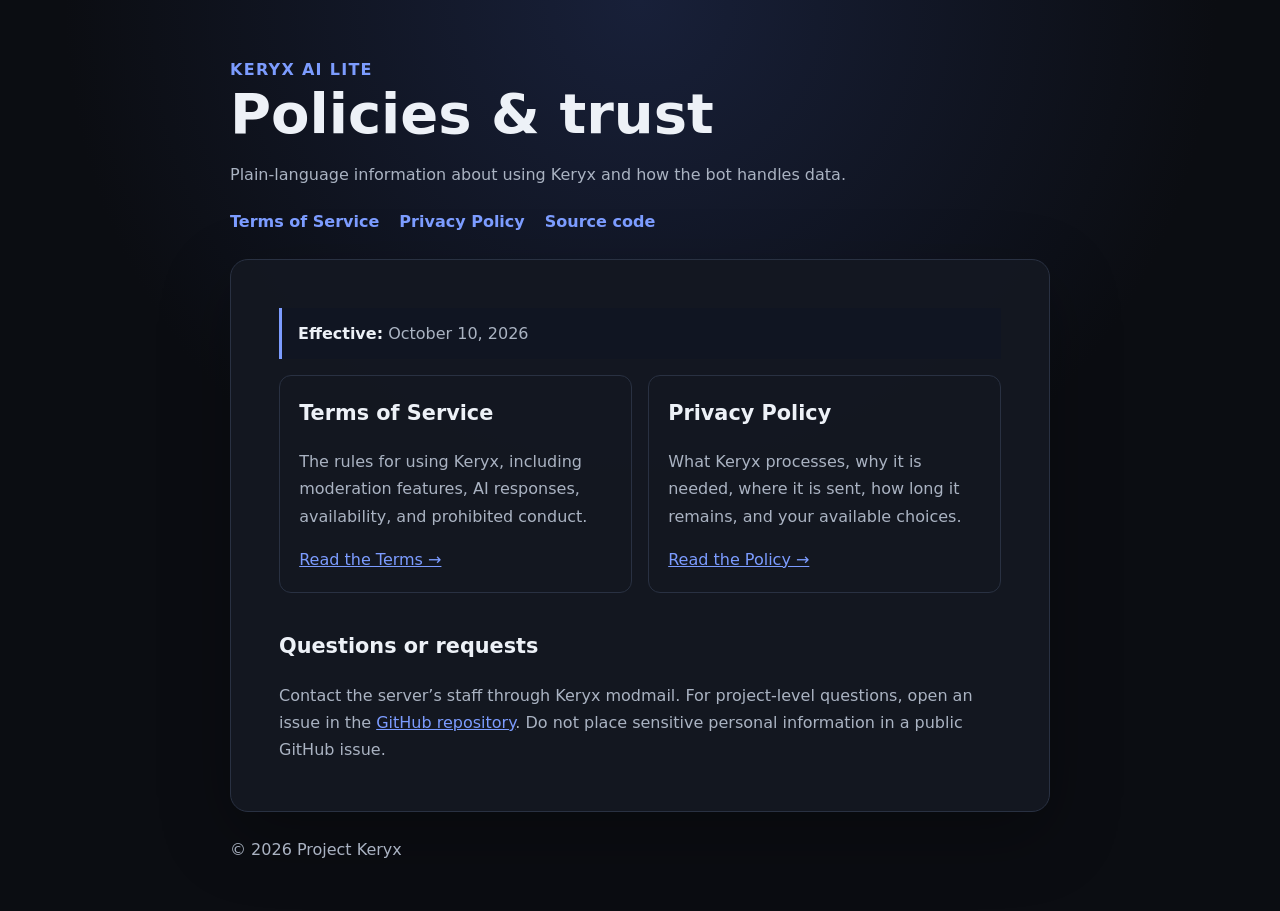
<file: docs/index.html>
<!doctype html>
<html lang="en">
<head>
  <meta charset="utf-8">
  <meta name="viewport" content="width=device-width, initial-scale=1">
  <meta name="description" content="Terms of Service and Privacy Policy for the Keryx Discord bot.">
  <title>Keryx Policies</title>
  <link rel="stylesheet" href="styles.css">
</head>
<body>
  <header>
    <div class="eyebrow">Keryx AI Lite</div>
    <h1>Policies &amp; trust</h1>
    <p>Plain-language information about using Keryx and how the bot handles data.</p>
    <nav aria-label="Policy navigation">
      <a href="terms.html">Terms of Service</a>
      <a href="privacy.html">Privacy Policy</a>
      <a href="https://github.com/KodaNajimi42/Project-Keryx">Source code</a>
    </nav>
  </header>
  <main>
    <p class="updated"><strong>Effective:</strong> October 10, 2026</p>
    <div class="cards">
      <section class="card">
        <h2>Terms of Service</h2>
        <p>The rules for using Keryx, including moderation features, AI responses, availability, and prohibited conduct.</p>
        <a href="terms.html">Read the Terms →</a>
      </section>
      <section class="card">
        <h2>Privacy Policy</h2>
        <p>What Keryx processes, why it is needed, where it is sent, how long it remains, and your available choices.</p>
        <a href="privacy.html">Read the Policy →</a>
      </section>
    </div>
    <h2>Questions or requests</h2>
    <p>Contact the server’s staff through Keryx modmail. For project-level questions, open an issue in the <a href="https://github.com/KodaNajimi42/Project-Keryx/issues">GitHub repository</a>. Do not place sensitive personal information in a public GitHub issue.</p>
  </main>
  <footer>© 2026 Project Keryx</footer>
</body>
</html>
</file>
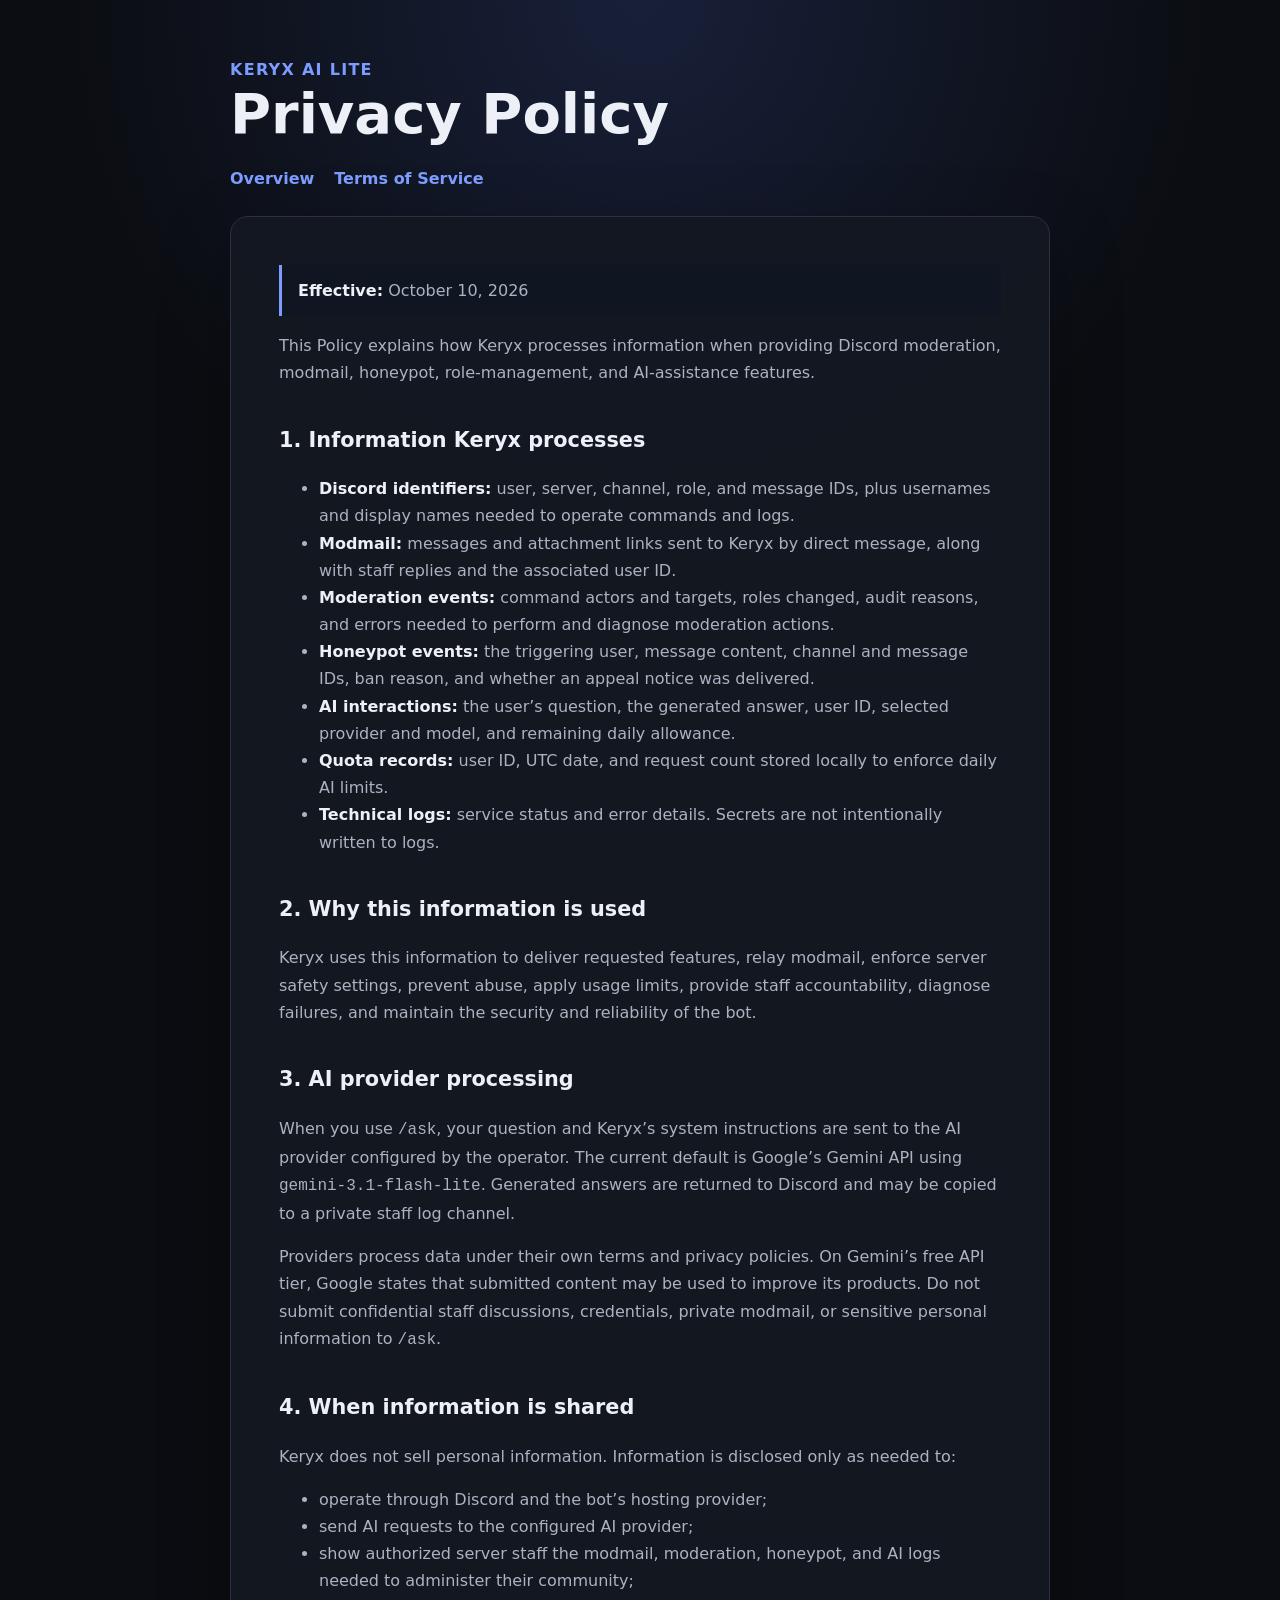
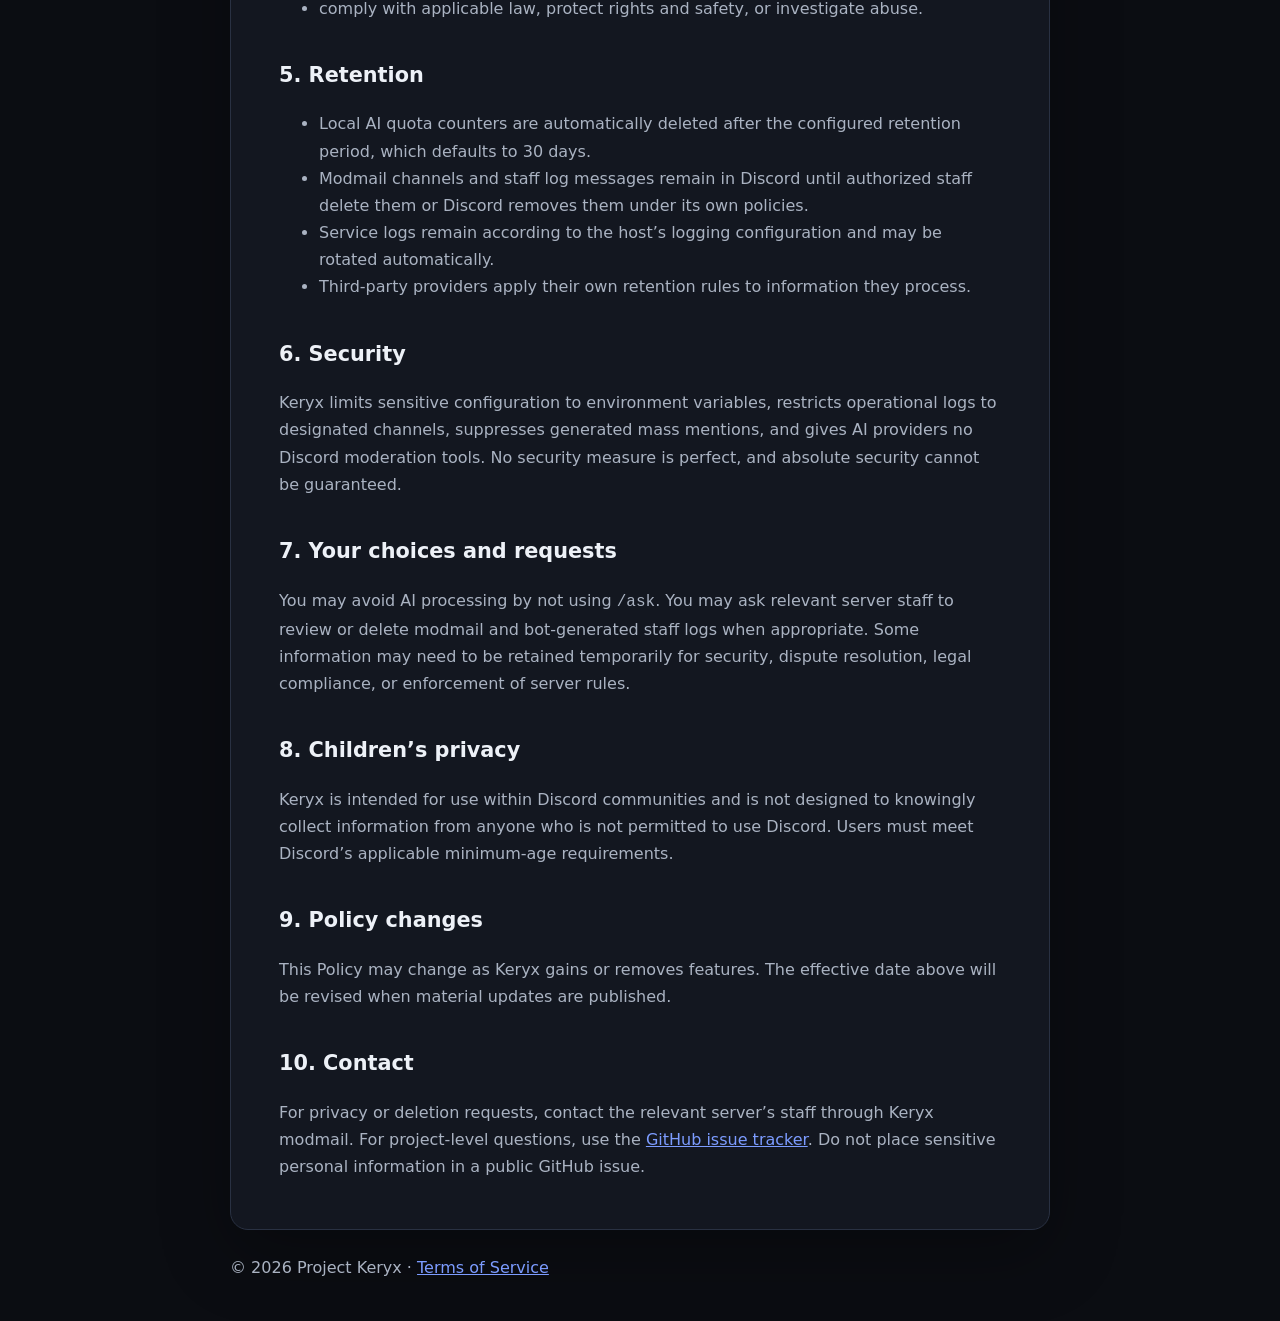
<file: docs/privacy.html>
<!doctype html>
<html lang="en">
<head>
  <meta charset="utf-8">
  <meta name="viewport" content="width=device-width, initial-scale=1">
  <meta name="description" content="Privacy Policy for the Keryx Discord bot.">
  <title>Privacy Policy · Keryx</title>
  <link rel="stylesheet" href="styles.css">
</head>
<body>
  <header>
    <div class="eyebrow">Keryx AI Lite</div>
    <h1>Privacy Policy</h1>
    <nav aria-label="Policy navigation"><a href="index.html">Overview</a><a href="terms.html">Terms of Service</a></nav>
  </header>
  <main>
    <p class="updated"><strong>Effective:</strong> October 10, 2026</p>
    <p>This Policy explains how Keryx processes information when providing Discord moderation, modmail, honeypot, role-management, and AI-assistance features.</p>

    <h2>1. Information Keryx processes</h2>
    <ul>
      <li><strong>Discord identifiers:</strong> user, server, channel, role, and message IDs, plus usernames and display names needed to operate commands and logs.</li>
      <li><strong>Modmail:</strong> messages and attachment links sent to Keryx by direct message, along with staff replies and the associated user ID.</li>
      <li><strong>Moderation events:</strong> command actors and targets, roles changed, audit reasons, and errors needed to perform and diagnose moderation actions.</li>
      <li><strong>Honeypot events:</strong> the triggering user, message content, channel and message IDs, ban reason, and whether an appeal notice was delivered.</li>
      <li><strong>AI interactions:</strong> the user’s question, the generated answer, user ID, selected provider and model, and remaining daily allowance.</li>
      <li><strong>Quota records:</strong> user ID, UTC date, and request count stored locally to enforce daily AI limits.</li>
      <li><strong>Technical logs:</strong> service status and error details. Secrets are not intentionally written to logs.</li>
    </ul>

    <h2>2. Why this information is used</h2>
    <p>Keryx uses this information to deliver requested features, relay modmail, enforce server safety settings, prevent abuse, apply usage limits, provide staff accountability, diagnose failures, and maintain the security and reliability of the bot.</p>

    <h2>3. AI provider processing</h2>
    <p>When you use <code>/ask</code>, your question and Keryx’s system instructions are sent to the AI provider configured by the operator. The current default is Google’s Gemini API using <code>gemini-3.1-flash-lite</code>. Generated answers are returned to Discord and may be copied to a private staff log channel.</p>
    <p>Providers process data under their own terms and privacy policies. On Gemini’s free API tier, Google states that submitted content may be used to improve its products. Do not submit confidential staff discussions, credentials, private modmail, or sensitive personal information to <code>/ask</code>.</p>

    <h2>4. When information is shared</h2>
    <p>Keryx does not sell personal information. Information is disclosed only as needed to:</p>
    <ul>
      <li>operate through Discord and the bot’s hosting provider;</li>
      <li>send AI requests to the configured AI provider;</li>
      <li>show authorized server staff the modmail, moderation, honeypot, and AI logs needed to administer their community;</li>
      <li>comply with applicable law, protect rights and safety, or investigate abuse.</li>
    </ul>

    <h2>5. Retention</h2>
    <ul>
      <li>Local AI quota counters are automatically deleted after the configured retention period, which defaults to 30 days.</li>
      <li>Modmail channels and staff log messages remain in Discord until authorized staff delete them or Discord removes them under its own policies.</li>
      <li>Service logs remain according to the host’s logging configuration and may be rotated automatically.</li>
      <li>Third-party providers apply their own retention rules to information they process.</li>
    </ul>

    <h2>6. Security</h2>
    <p>Keryx limits sensitive configuration to environment variables, restricts operational logs to designated channels, suppresses generated mass mentions, and gives AI providers no Discord moderation tools. No security measure is perfect, and absolute security cannot be guaranteed.</p>

    <h2>7. Your choices and requests</h2>
    <p>You may avoid AI processing by not using <code>/ask</code>. You may ask relevant server staff to review or delete modmail and bot-generated staff logs when appropriate. Some information may need to be retained temporarily for security, dispute resolution, legal compliance, or enforcement of server rules.</p>

    <h2>8. Children’s privacy</h2>
    <p>Keryx is intended for use within Discord communities and is not designed to knowingly collect information from anyone who is not permitted to use Discord. Users must meet Discord’s applicable minimum-age requirements.</p>

    <h2>9. Policy changes</h2>
    <p>This Policy may change as Keryx gains or removes features. The effective date above will be revised when material updates are published.</p>

    <h2>10. Contact</h2>
    <p>For privacy or deletion requests, contact the relevant server’s staff through Keryx modmail. For project-level questions, use the <a href="https://github.com/KodaNajimi42/Project-Keryx/issues">GitHub issue tracker</a>. Do not place sensitive personal information in a public GitHub issue.</p>
  </main>
  <footer>© 2026 Project Keryx · <a href="terms.html">Terms of Service</a></footer>
</body>
</html>
</file>
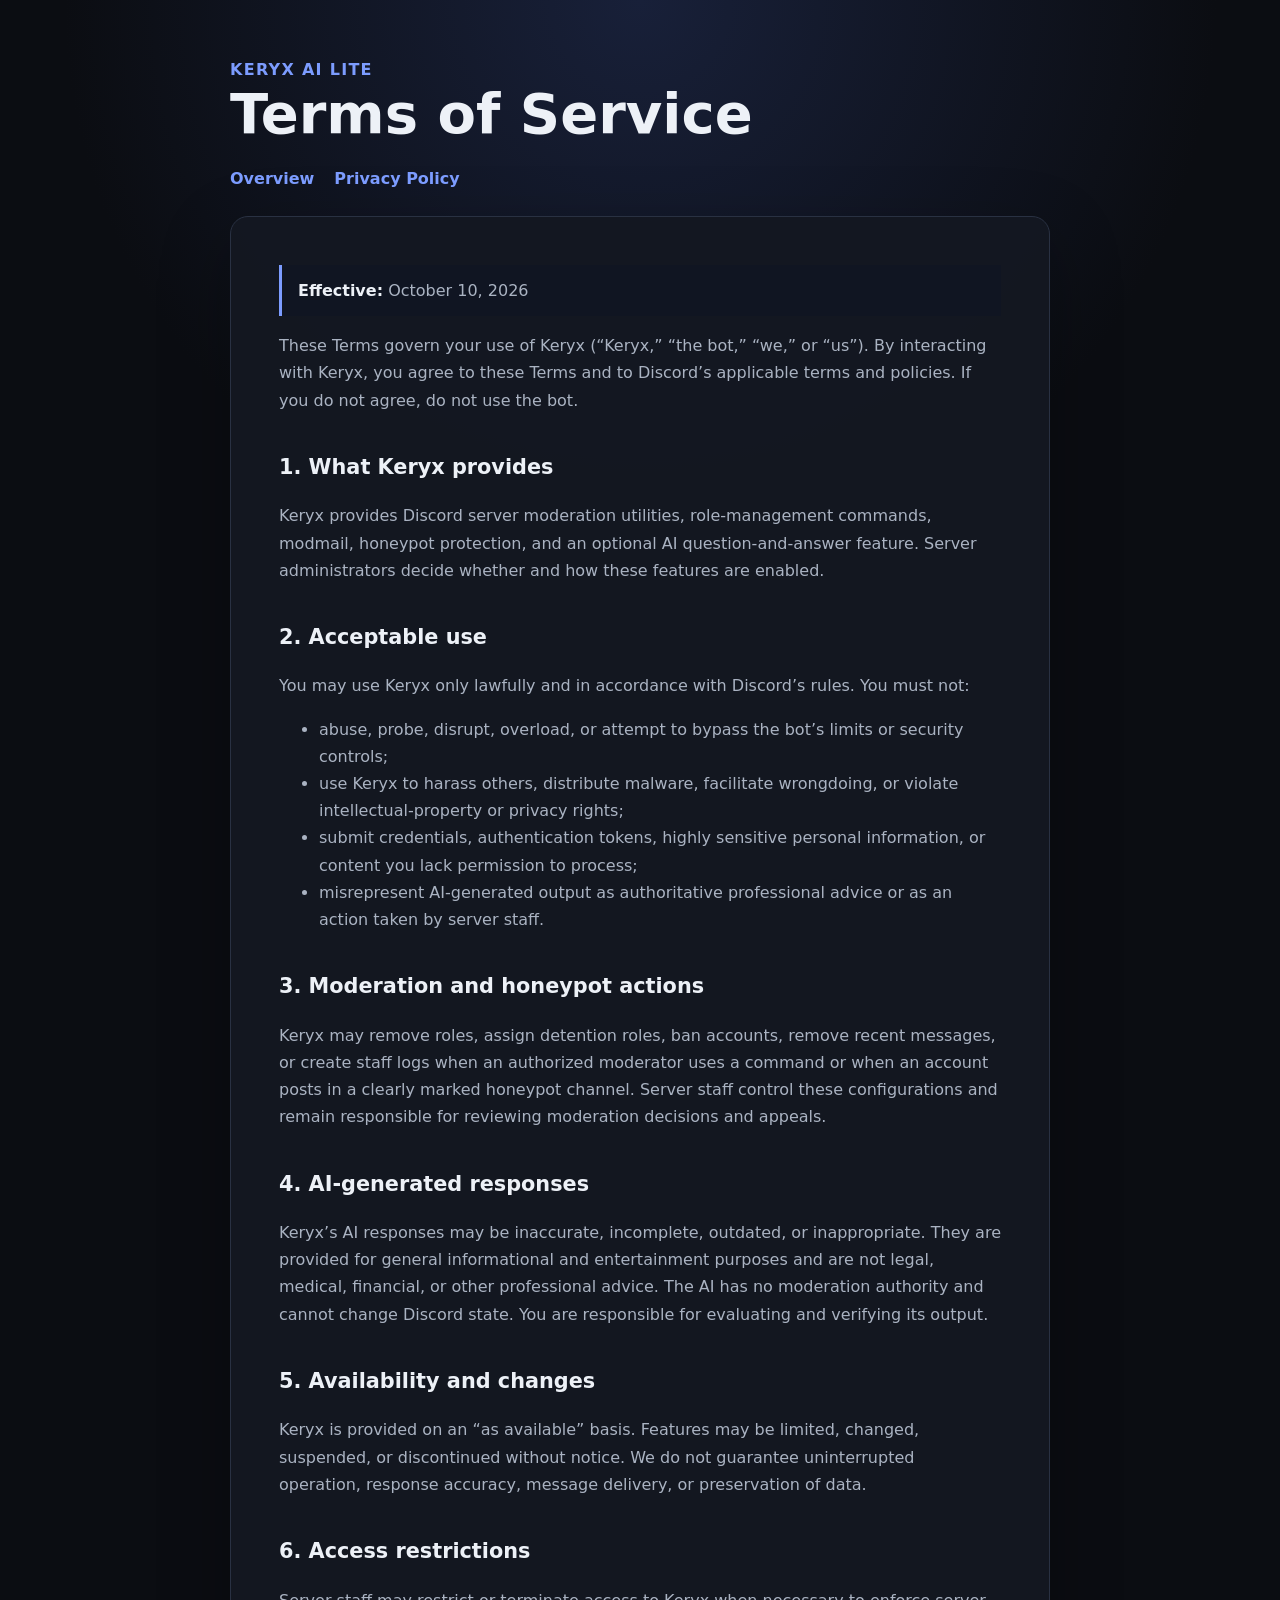
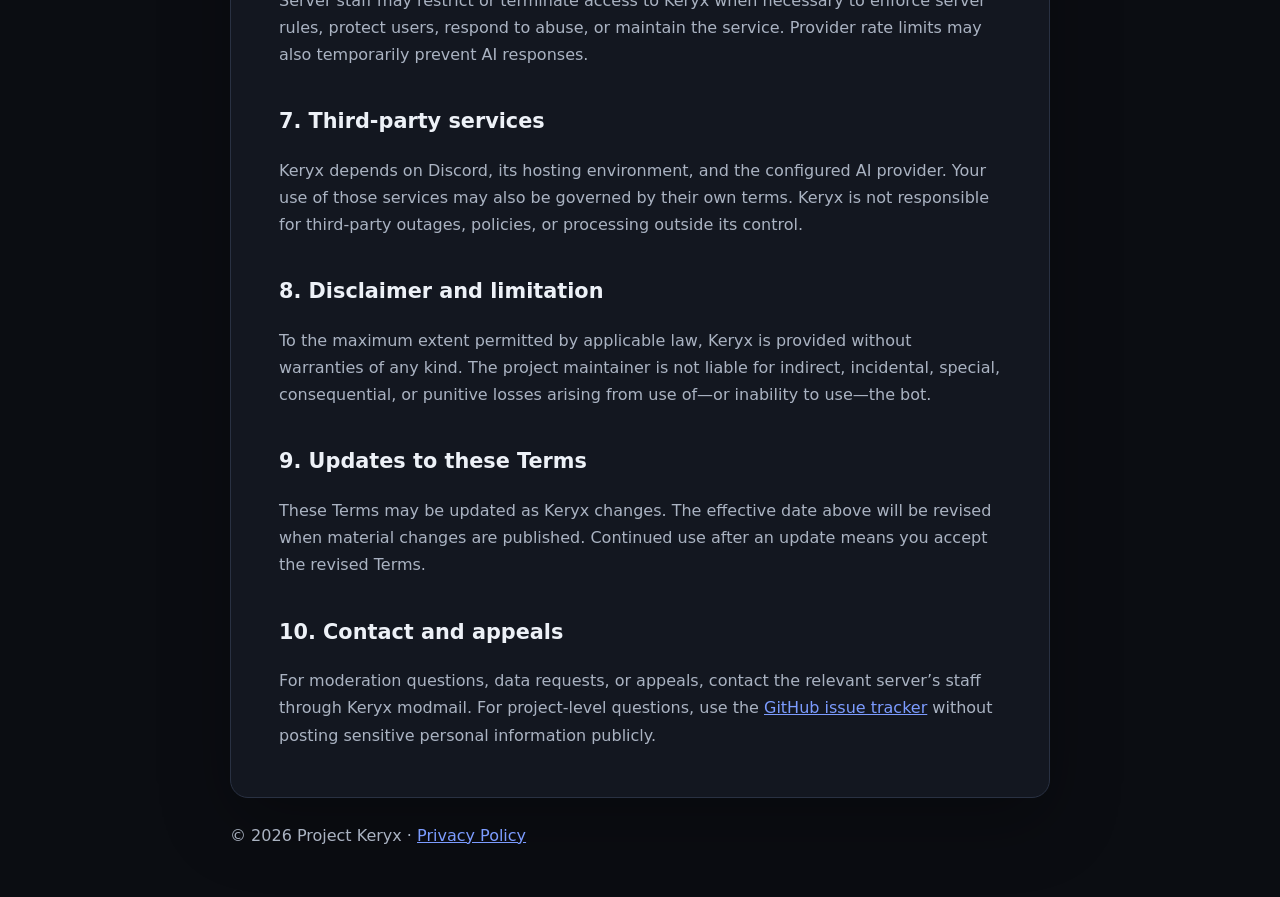
<file: docs/terms.html>
<!doctype html>
<html lang="en">
<head>
  <meta charset="utf-8">
  <meta name="viewport" content="width=device-width, initial-scale=1">
  <meta name="description" content="Terms of Service for the Keryx Discord bot.">
  <title>Terms of Service · Keryx</title>
  <link rel="stylesheet" href="styles.css">
</head>
<body>
  <header>
    <div class="eyebrow">Keryx AI Lite</div>
    <h1>Terms of Service</h1>
    <nav aria-label="Policy navigation"><a href="index.html">Overview</a><a href="privacy.html">Privacy Policy</a></nav>
  </header>
  <main>
    <p class="updated"><strong>Effective:</strong> October 10, 2026</p>
    <p>These Terms govern your use of Keryx (“Keryx,” “the bot,” “we,” or “us”). By interacting with Keryx, you agree to these Terms and to Discord’s applicable terms and policies. If you do not agree, do not use the bot.</p>

    <h2>1. What Keryx provides</h2>
    <p>Keryx provides Discord server moderation utilities, role-management commands, modmail, honeypot protection, and an optional AI question-and-answer feature. Server administrators decide whether and how these features are enabled.</p>

    <h2>2. Acceptable use</h2>
    <p>You may use Keryx only lawfully and in accordance with Discord’s rules. You must not:</p>
    <ul>
      <li>abuse, probe, disrupt, overload, or attempt to bypass the bot’s limits or security controls;</li>
      <li>use Keryx to harass others, distribute malware, facilitate wrongdoing, or violate intellectual-property or privacy rights;</li>
      <li>submit credentials, authentication tokens, highly sensitive personal information, or content you lack permission to process;</li>
      <li>misrepresent AI-generated output as authoritative professional advice or as an action taken by server staff.</li>
    </ul>

    <h2>3. Moderation and honeypot actions</h2>
    <p>Keryx may remove roles, assign detention roles, ban accounts, remove recent messages, or create staff logs when an authorized moderator uses a command or when an account posts in a clearly marked honeypot channel. Server staff control these configurations and remain responsible for reviewing moderation decisions and appeals.</p>

    <h2>4. AI-generated responses</h2>
    <p>Keryx’s AI responses may be inaccurate, incomplete, outdated, or inappropriate. They are provided for general informational and entertainment purposes and are not legal, medical, financial, or other professional advice. The AI has no moderation authority and cannot change Discord state. You are responsible for evaluating and verifying its output.</p>

    <h2>5. Availability and changes</h2>
    <p>Keryx is provided on an “as available” basis. Features may be limited, changed, suspended, or discontinued without notice. We do not guarantee uninterrupted operation, response accuracy, message delivery, or preservation of data.</p>

    <h2>6. Access restrictions</h2>
    <p>Server staff may restrict or terminate access to Keryx when necessary to enforce server rules, protect users, respond to abuse, or maintain the service. Provider rate limits may also temporarily prevent AI responses.</p>

    <h2>7. Third-party services</h2>
    <p>Keryx depends on Discord, its hosting environment, and the configured AI provider. Your use of those services may also be governed by their own terms. Keryx is not responsible for third-party outages, policies, or processing outside its control.</p>

    <h2>8. Disclaimer and limitation</h2>
    <p>To the maximum extent permitted by applicable law, Keryx is provided without warranties of any kind. The project maintainer is not liable for indirect, incidental, special, consequential, or punitive losses arising from use of—or inability to use—the bot.</p>

    <h2>9. Updates to these Terms</h2>
    <p>These Terms may be updated as Keryx changes. The effective date above will be revised when material changes are published. Continued use after an update means you accept the revised Terms.</p>

    <h2>10. Contact and appeals</h2>
    <p>For moderation questions, data requests, or appeals, contact the relevant server’s staff through Keryx modmail. For project-level questions, use the <a href="https://github.com/KodaNajimi42/Project-Keryx/issues">GitHub issue tracker</a> without posting sensitive personal information publicly.</p>
  </main>
  <footer>© 2026 Project Keryx · <a href="privacy.html">Privacy Policy</a></footer>
</body>
</html>
</file>
<file: docs/styles.css>
:root {
  color-scheme: dark;
  --bg: #0b0d12;
  --panel: #141821;
  --text: #edf1f7;
  --muted: #aab3c2;
  --accent: #7c9cff;
  --border: #293142;
  --max: 820px;
}

* { box-sizing: border-box; }

body {
  margin: 0;
  background: radial-gradient(circle at top, #182039 0, var(--bg) 36rem);
  color: var(--text);
  font: 16px/1.7 system-ui, -apple-system, BlinkMacSystemFont, "Segoe UI", sans-serif;
}

header, main, footer {
  width: min(calc(100% - 2rem), var(--max));
  margin-inline: auto;
}

header { padding: 3.5rem 0 1.5rem; }
main {
  padding: 2rem clamp(1.25rem, 4vw, 3rem);
  background: color-mix(in srgb, var(--panel) 94%, transparent);
  border: 1px solid var(--border);
  border-radius: 18px;
  box-shadow: 0 24px 70px rgb(0 0 0 / 28%);
}

footer { padding: 1.5rem 0 3rem; color: var(--muted); }
h1 { margin: 0 0 .4rem; font-size: clamp(2rem, 7vw, 3.5rem); line-height: 1.1; }
h2 { margin-top: 2.25rem; font-size: 1.3rem; }
h3 { margin-top: 1.5rem; font-size: 1.05rem; }
p, li { color: var(--muted); }
strong { color: var(--text); }
a { color: var(--accent); }
nav { display: flex; flex-wrap: wrap; gap: .75rem 1.25rem; margin-top: 1.25rem; }
nav a { font-weight: 650; text-decoration: none; }
.eyebrow { color: var(--accent); font-weight: 750; letter-spacing: .08em; text-transform: uppercase; }
.updated { padding: .75rem 1rem; border-left: 3px solid var(--accent); background: #101522; }
.cards { display: grid; grid-template-columns: repeat(auto-fit, minmax(220px, 1fr)); gap: 1rem; }
.card { padding: 1.2rem; border: 1px solid var(--border); border-radius: 12px; }
.card h2 { margin-top: 0; }

@media (max-width: 520px) {
  header { padding-top: 2rem; }
  main { border-radius: 12px; }
}
</file>
